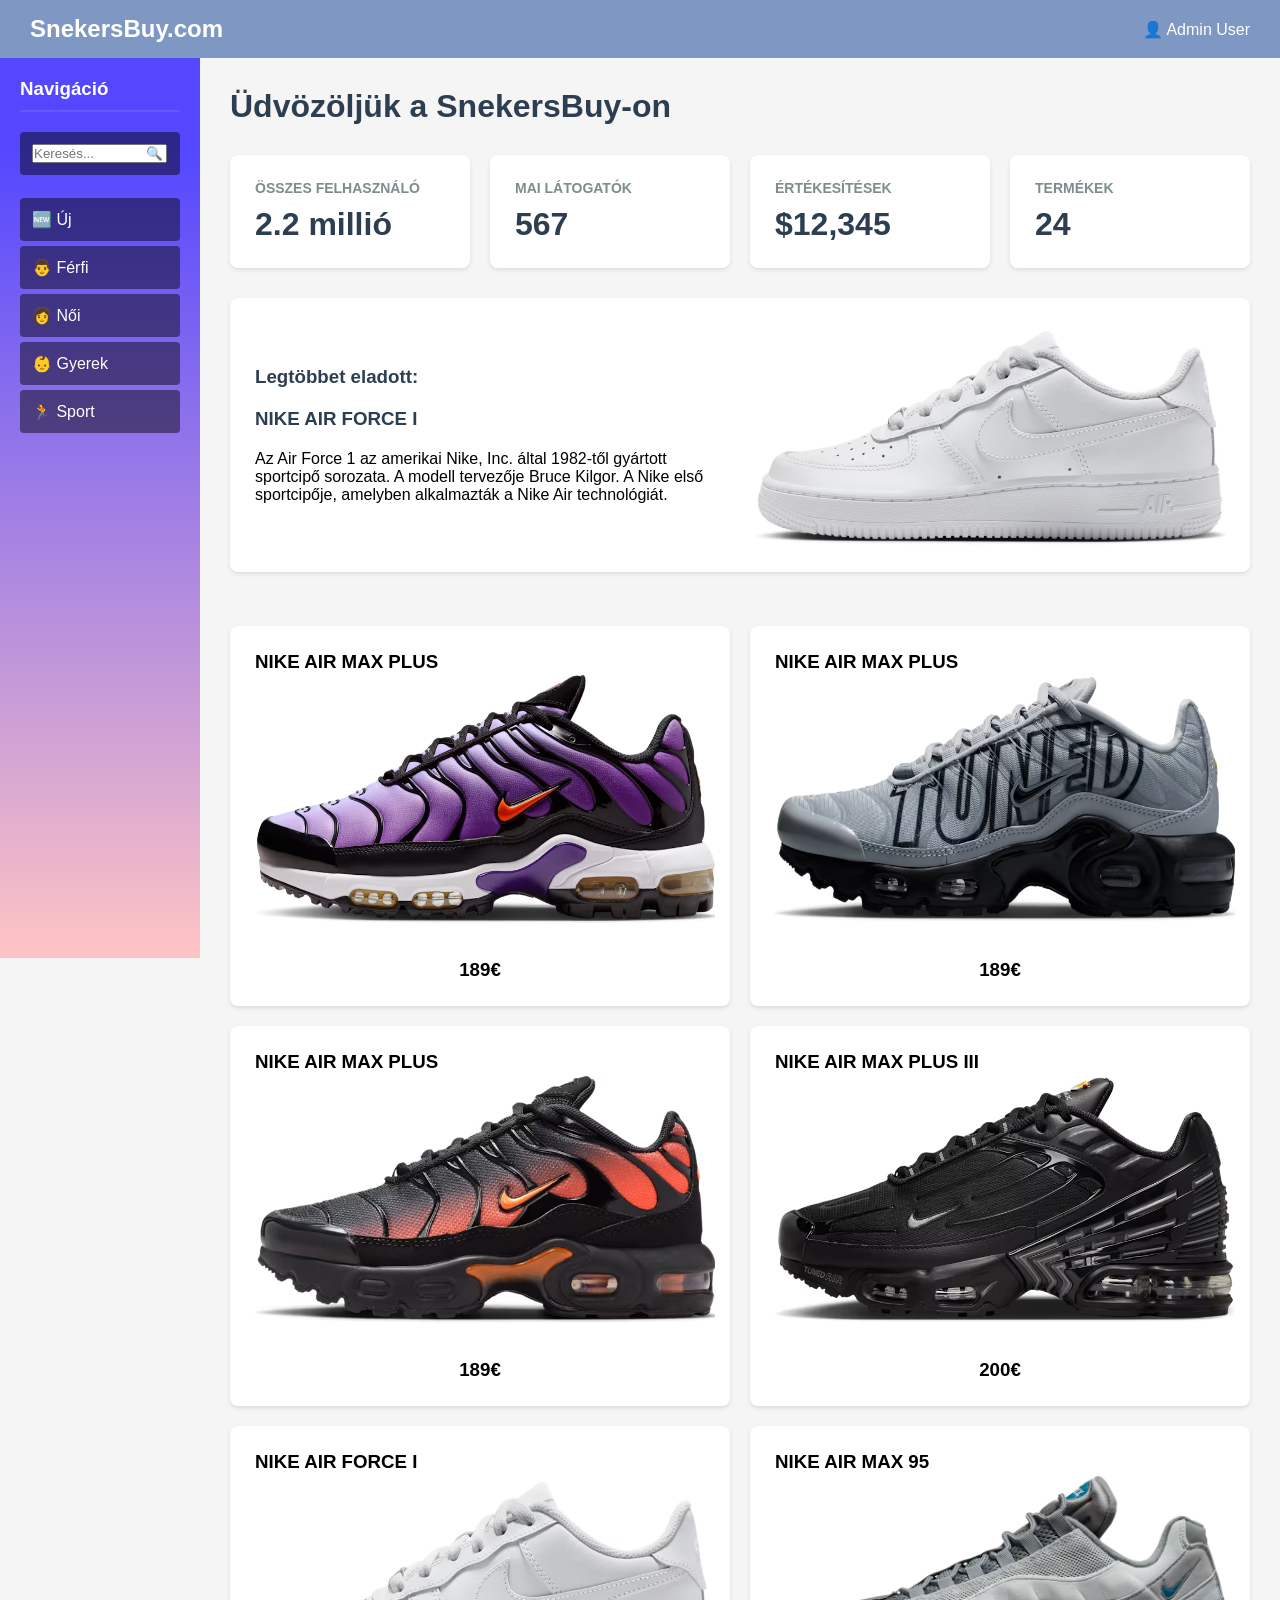
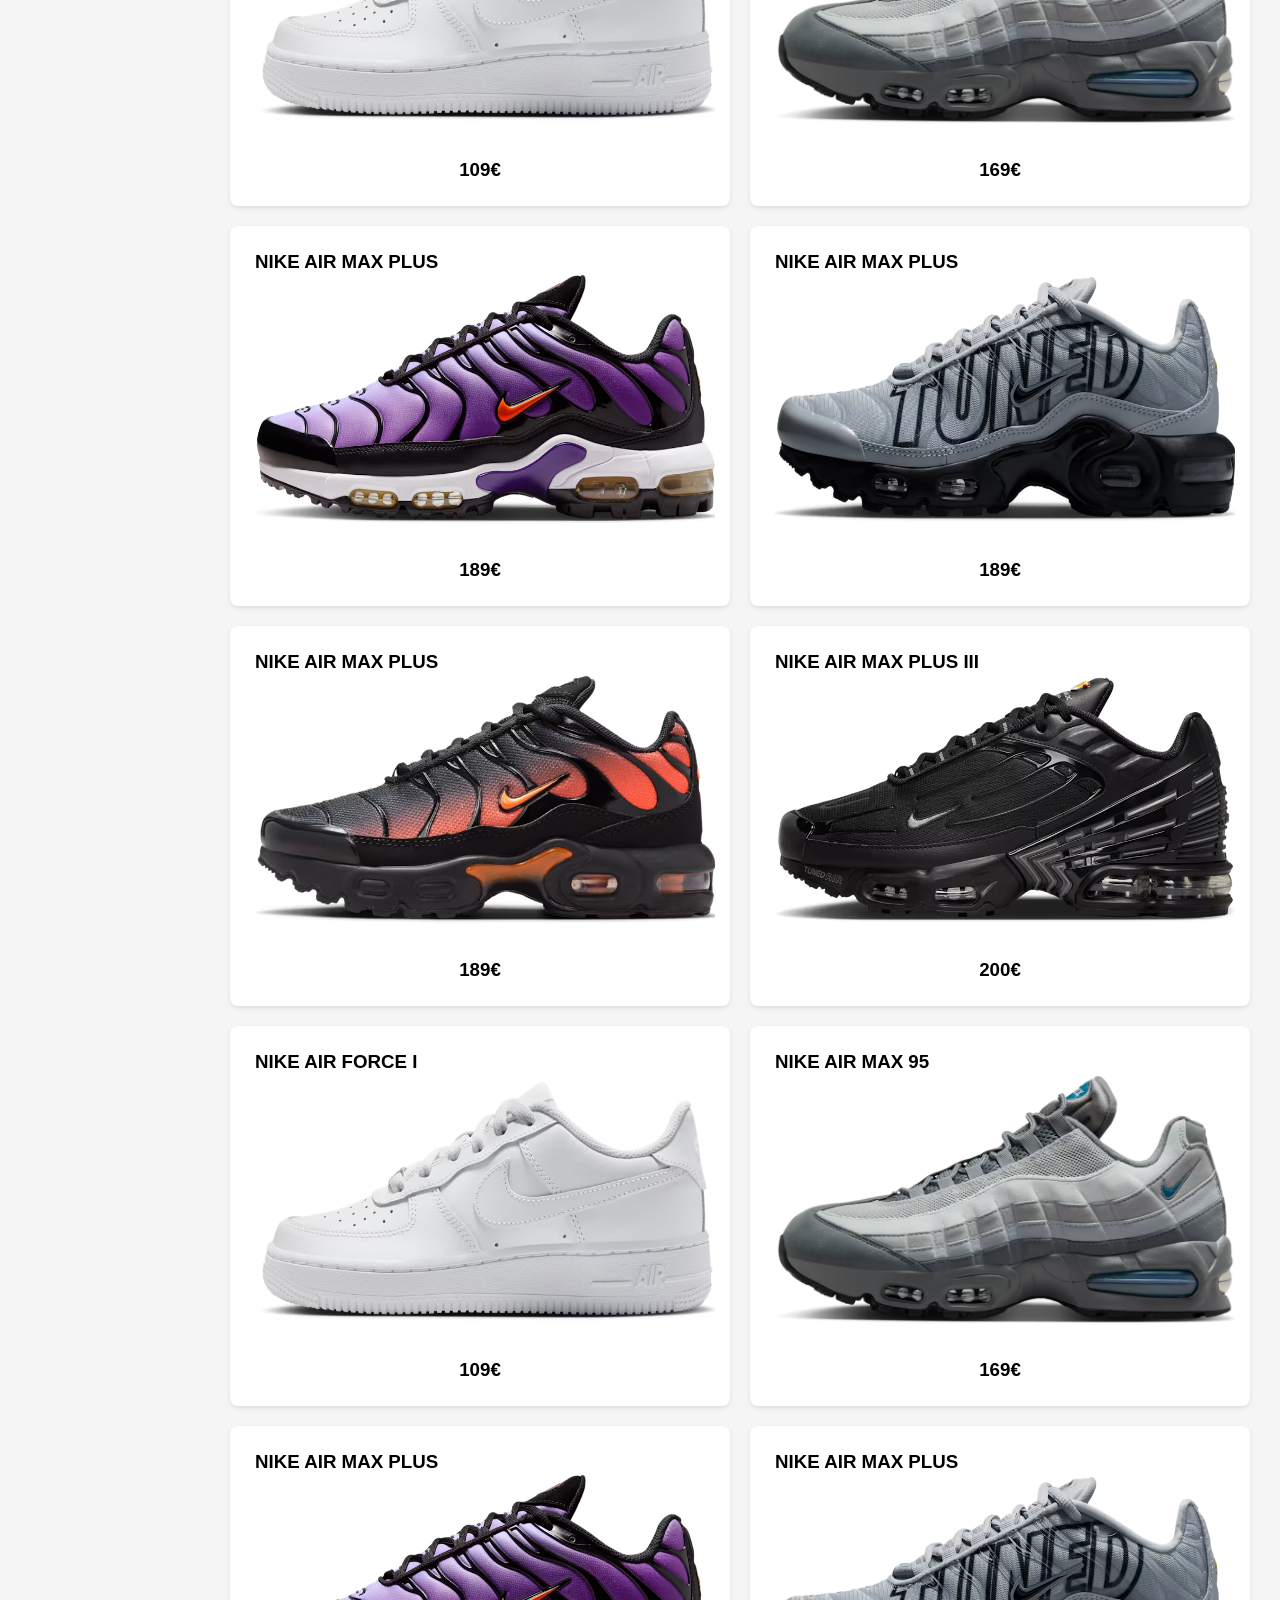
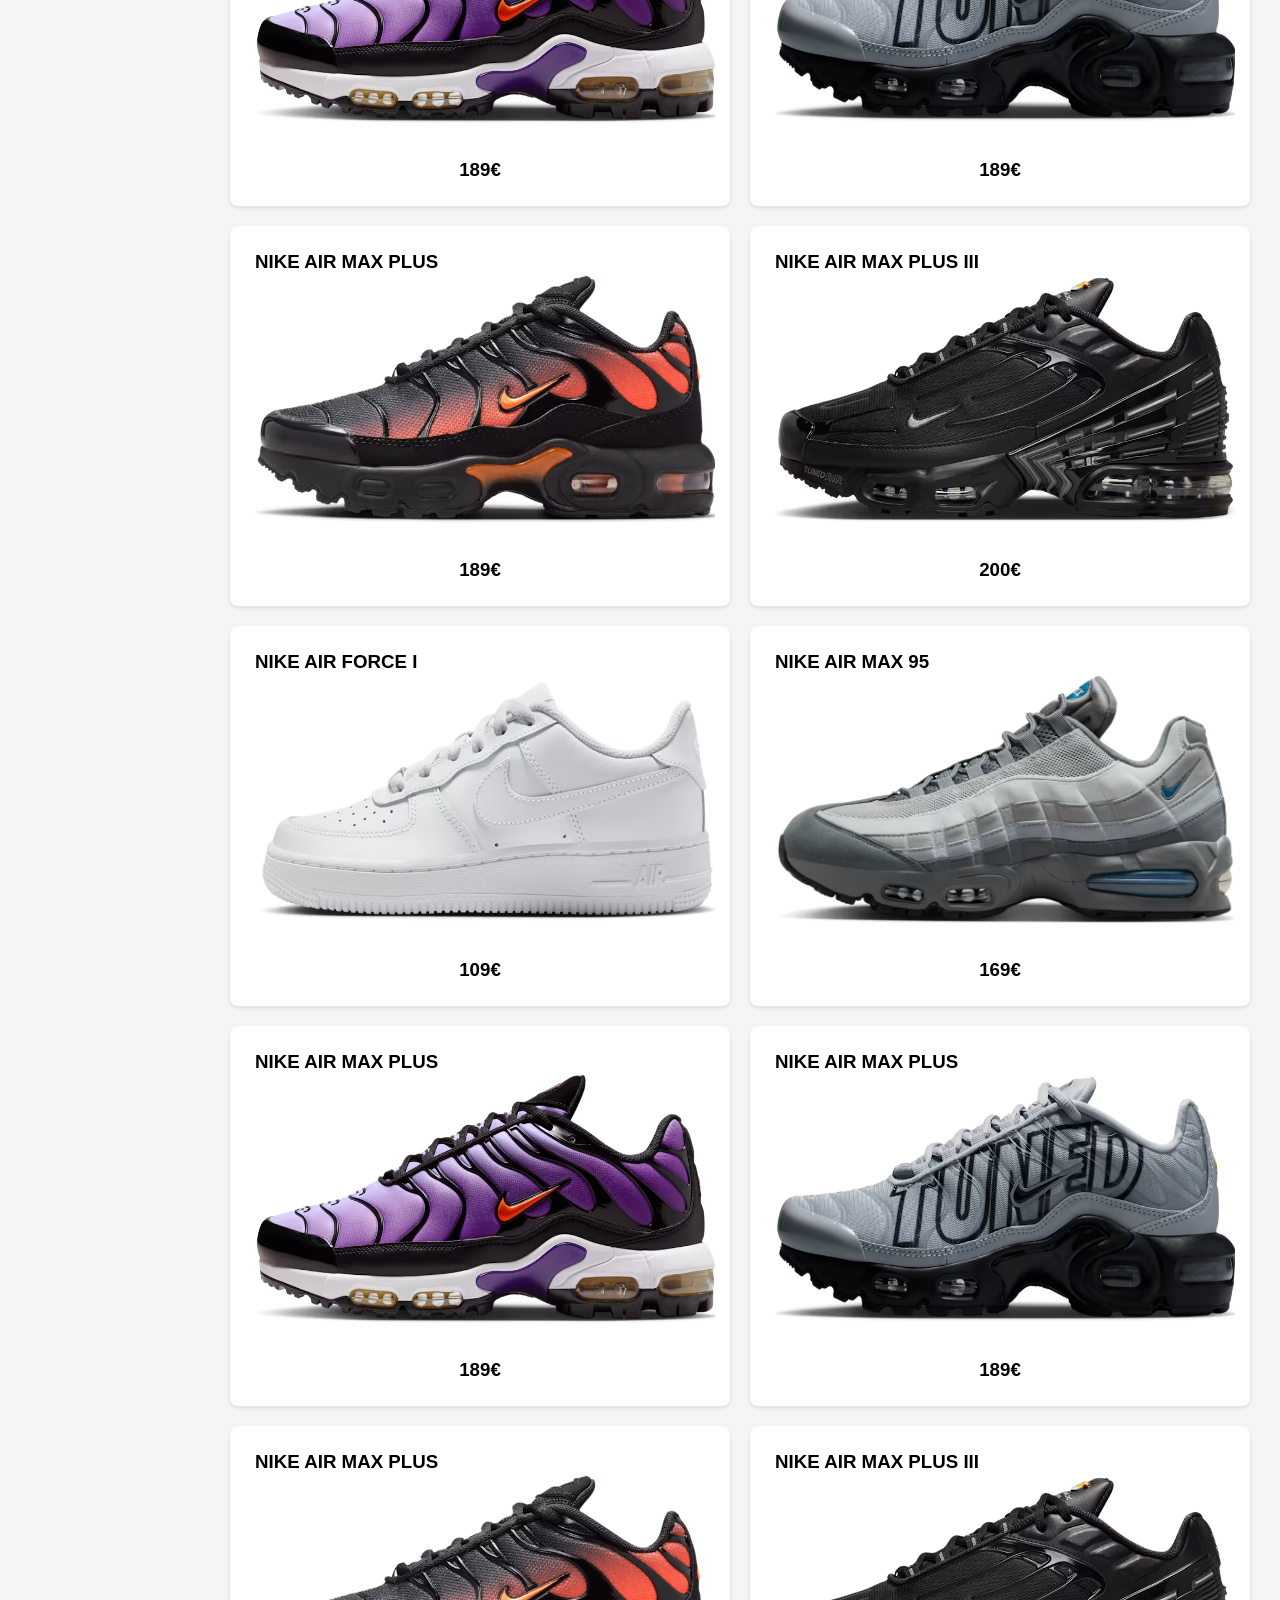
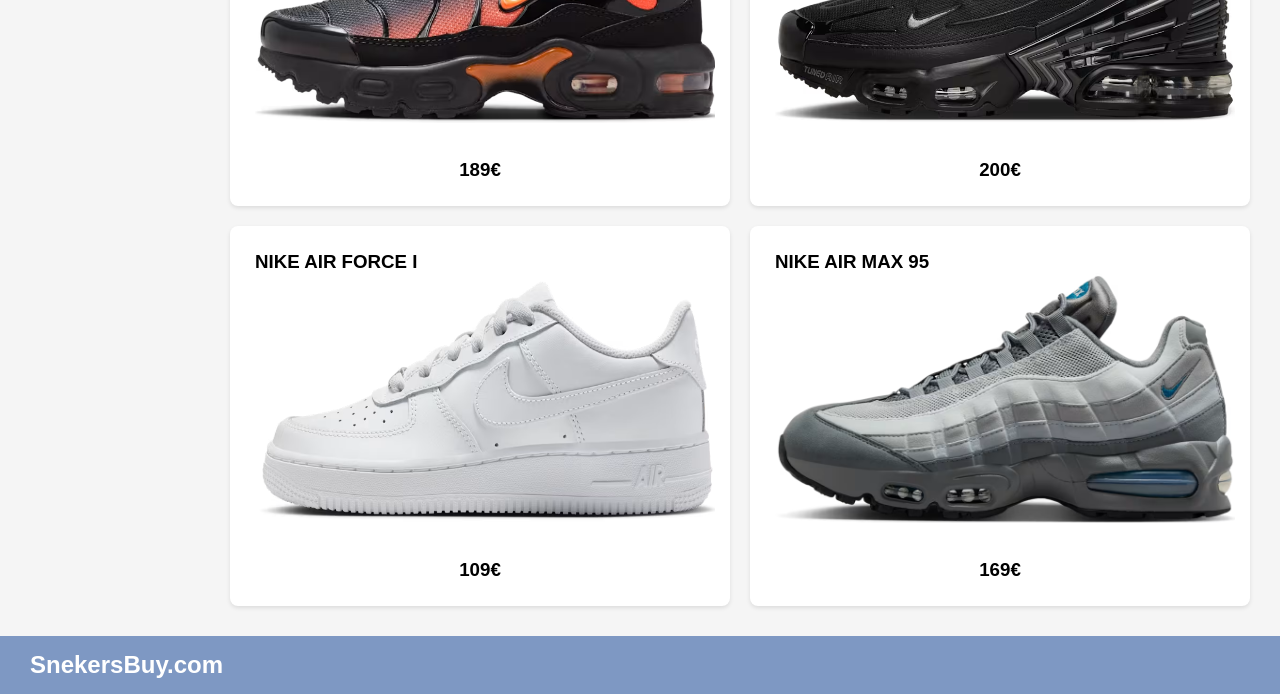
<file: 10.09/index.html>
<!DOCTYPE html>
<html lang="hu">

<head>
  <meta charset="UTF-8">
  <meta name="viewport" content="width=device-width, initial-scale=1.0">
  <title>SnekersBuy.com</title>
  <link rel="stylesheet" href="style.css">

</head>

<body>
  <!-- Top Navigation -->
  <nav class="top-nav">
    <div class="logo">SnekersBuy.com</div>
    <div class="user-info">
      <span>👤 Admin User</span>
    </div>
  </nav>

  <!-- Main Layout -->
  <div class="main-layout">
    <!-- Sidebar -->
    <aside class="sidebar">
      <h3>Navigáció</h3>
      <ul class="elsoul">
        <li><input style="width: 135px;" type="text" placeholder="Keresés...              🔍" /></li>
        <br>
        <li>🆕 Új</li>
        <li>👨 Férfi</li>
        <li>👩 Női</li>
        <li>👶 Gyerek</li>
        <li>🏃 Sport</li>
      </ul>
    </aside>
    

    <!-- Dashboard Content -->
    <main class="dashboard-content">
      <h1>Üdvözöljük a SnekersBuy-on</h1>

      <!-- Stats Grid -->
      <div class="stats-grid">
        <div class="stat-card">
          <h3>ÖSSZES FELHASZNÁLÓ</h3>
          <div class="number">2.2 millió</div>
        </div>
        <div class="stat-card">
          <h3>MAI LÁTOGATÓK</h3>
          <div class="number">567</div>
        </div>
        <div class="stat-card">
          <h3>ÉRTÉKESÍTÉSEK</h3>
          <div class="number">$12,345</div>
        </div>
        <div class="stat-card">
          <h3>TERMÉKEK</h3>
          <div class="number">24</div>
        </div>
      </div>

      <!-- Charts Section -->
      <div class="chart-card">
  <div style="display:flex; align-items:center; justify-content:space-between; gap:20px;">
    <div style="flex:1; display:flex; flex-direction:column; justify-content:center;">
      <h3>Legtöbbet eladott:</h3>
      <h3>NIKE AIR FORCE I</h3>
      <p>
        Az Air Force 1 az amerikai Nike, Inc. által 1982-től gyártott sportcipő sorozata. 
        A modell tervezője Bruce Kilgor. A Nike első sportcipője, amelyben alkalmazták a Nike Air technológiát.
      </p>
    </div>
    <div style="flex:1; display:flex; align-items:center; justify-content:center;">
      <img src="AIR+FORCE+1+LE+(GS).png" alt="NIKE AIR FORCE I"
           style="max-width:100%; max-height:300px; border-radius:8px;">
    </div>
  </div>
</div>
      <br><br><br>
      <div class="charts-section">

        <div class="product-card">
          <h3>NIKE AIR MAX PLUS</h3>
          <div style="
          align-items: center; 
          justify-content: center;">
            <img class="kepek" src="NIKE+AIR+MAX+PLUS+G.png" alt="NIKE AIR MAX PLUS">
          </div>
          <BR><BR>
          <h3 style="text-align: center;">189€</h3>
        </div>

        <div class="product-card">
          <h3>NIKE AIR MAX PLUS</h3>
          <div style="
          align-items: center; 
          justify-content: center;">
            <img class="kepek" src="NIKE+AIR+MAX+PLUS+GS.png" alt="NIKE AIR MAX PLUS">
          </div>
          <BR><BR>
          <h3 style="text-align: center;">189€</h3>
        </div>

        <div class="product-card">
          <h3>NIKE AIR MAX PLUS</h3>
          <div style="
          align-items: center; 
          justify-content: center;">
            <img class="kepek" src="AIR+MAX+PLUS+(PS).png" alt="NIKE AIR MAX PLUS">
          </div>
          <BR><BR>
          <h3 style="text-align: center;">189€</h3>
        </div>

        <div class="product-card">
          <h3>NIKE AIR MAX PLUS III</h3>
          <div style="
          align-items: center; 
          justify-content: center;">
            <img class="kepek" src="NIKE+AIR+MAX+PLUS+III.png" alt="NIKE AIR MAX PLUS III">
          </div>
          <BR><BR>
          <h3 style="text-align: center;">200€</h3>
        </div>

        <div class="product-card">
          <h3>NIKE AIR FORCE I</h3>
          <div style="
          align-items: center; 
          justify-content: center;">
            <img class="kepek" src="AIR+FORCE+1+LE+(GS).png" alt="NIKE AIR FORCE I">
          </div>
          <BR><BR>
          <h3 style="text-align: center;">109€</h3>
        </div>

        <div class="product-card">
          <h3>NIKE AIR MAX 95</h3>
          <div style="
          align-items: center; 
          justify-content: center;">
            <img class="kepek" src="NIKE+AIR+MAX+95+OG.png" alt="NIKE AIR MAX 95">
          </div>
          <BR><BR>
          <h3 style="text-align: center;">169€</h3>
        </div>

        <div class="product-card">
          <h3>NIKE AIR MAX PLUS</h3>
          <div style="
          align-items: center; 
          justify-content: center;">
            <img class="kepek" src="NIKE+AIR+MAX+PLUS+G.png" alt="NIKE AIR MAX PLUS">
          </div>
          <BR><BR>
          <h3 style="text-align: center;">189€</h3>
        </div>

        <div class="product-card">
          <h3>NIKE AIR MAX PLUS</h3>
          <div style="
          align-items: center; 
          justify-content: center;">
            <img class="kepek" src="NIKE+AIR+MAX+PLUS+GS.png" alt="NIKE AIR MAX PLUS">
          </div>
          <BR><BR>
          <h3 style="text-align: center;">189€</h3>
        </div>

        <div class="product-card">
          <h3>NIKE AIR MAX PLUS</h3>
          <div style="
          align-items: center; 
          justify-content: center;">
            <img class="kepek" src="AIR+MAX+PLUS+(PS).png" alt="NIKE AIR MAX PLUS">
          </div>
          <BR><BR>
          <h3 style="text-align: center;">189€</h3>
        </div>

        <div class="product-card">
          <h3>NIKE AIR MAX PLUS III</h3>
          <div style="
          align-items: center; 
          justify-content: center;">
            <img class="kepek" src="NIKE+AIR+MAX+PLUS+III.png" alt="NIKE AIR MAX PLUS III">
          </div>
          <BR><BR>
          <h3 style="text-align: center;">200€</h3>
        </div>

        <div class="product-card">
          <h3>NIKE AIR FORCE I</h3>
          <div style="
          align-items: center; 
          justify-content: center;">
            <img class="kepek" src="AIR+FORCE+1+LE+(GS).png" alt="NIKE AIR FORCE I">
          </div>
          <BR><BR>
          <h3 style="text-align: center;">109€</h3>
        </div>

        <div class="product-card">
          <h3>NIKE AIR MAX 95</h3>
          <div style="
          align-items: center; 
          justify-content: center;">
            <img class="kepek" src="NIKE+AIR+MAX+95+OG.png" alt="NIKE AIR MAX 95">
          </div>
          <BR><BR>
          <h3 style="text-align: center;">169€</h3>
        </div>

        <div class="product-card">
          <h3>NIKE AIR MAX PLUS</h3>
          <div style="
          align-items: center; 
          justify-content: center;">
            <img class="kepek" src="NIKE+AIR+MAX+PLUS+G.png" alt="NIKE AIR MAX PLUS">
          </div>
          <BR><BR>
          <h3 style="text-align: center;">189€</h3>
        </div>

        <div class="product-card">
          <h3>NIKE AIR MAX PLUS</h3>
          <div style="
          align-items: center; 
          justify-content: center;">
            <img class="kepek" src="NIKE+AIR+MAX+PLUS+GS.png" alt="NIKE AIR MAX PLUS">
          </div>
          <BR><BR>
          <h3 style="text-align: center;">189€</h3>
        </div>

        <div class="product-card">
          <h3>NIKE AIR MAX PLUS</h3>
          <div style="
          align-items: center; 
          justify-content: center;">
            <img class="kepek" src="AIR+MAX+PLUS+(PS).png" alt="NIKE AIR MAX PLUS">
          </div>
          <BR><BR>
          <h3 style="text-align: center;">189€</h3>
        </div>

        <div class="product-card">
          <h3>NIKE AIR MAX PLUS III</h3>
          <div style="
          align-items: center; 
          justify-content: center;">
            <img class="kepek" src="NIKE+AIR+MAX+PLUS+III.png" alt="NIKE AIR MAX PLUS III">
          </div>
          <BR><BR>
          <h3 style="text-align: center;">200€</h3>
        </div>

        <div class="product-card">
          <h3>NIKE AIR FORCE I</h3>
          <div style="
          align-items: center; 
          justify-content: center;">
            <img class="kepek" src="AIR+FORCE+1+LE+(GS).png" alt="NIKE AIR FORCE I">
          </div>
          <BR><BR>
          <h3 style="text-align: center;">109€</h3>
        </div>

        <div class="product-card">
          <h3>NIKE AIR MAX 95</h3>
          <div style="
          align-items: center; 
          justify-content: center;">
            <img class="kepek" src="NIKE+AIR+MAX+95+OG.png" alt="NIKE AIR MAX 95">
          </div>
          <BR><BR>
          <h3 style="text-align: center;">169€</h3>
        </div>

        <div class="product-card">
          <h3>NIKE AIR MAX PLUS</h3>
          <div style="
          align-items: center; 
          justify-content: center;">
            <img class="kepek" src="NIKE+AIR+MAX+PLUS+G.png" alt="NIKE AIR MAX PLUS">
          </div>
          <BR><BR>
          <h3 style="text-align: center;">189€</h3>
        </div>

        <div class="product-card">
          <h3>NIKE AIR MAX PLUS</h3>
          <div style="
          align-items: center; 
          justify-content: center;">
            <img class="kepek" src="NIKE+AIR+MAX+PLUS+GS.png" alt="NIKE AIR MAX PLUS">
          </div>
          <BR><BR>
          <h3 style="text-align: center;">189€</h3>
        </div>

        <div class="product-card">
          <h3>NIKE AIR MAX PLUS</h3>
          <div style="
          align-items: center; 
          justify-content: center;">
            <img class="kepek" src="AIR+MAX+PLUS+(PS).png" alt="NIKE AIR MAX PLUS">
          </div>
          <BR><BR>
          <h3 style="text-align: center;">189€</h3>
        </div>

        <div class="product-card">
          <h3>NIKE AIR MAX PLUS III</h3>
          <div style="
          align-items: center; 
          justify-content: center;">
            <img class="kepek" src="NIKE+AIR+MAX+PLUS+III.png" alt="NIKE AIR MAX PLUS III">
          </div>
          <BR><BR>
          <h3 style="text-align: center;">200€</h3>
        </div>

        <div class="product-card">
          <h3>NIKE AIR FORCE I</h3>
          <div style="
          align-items: center; 
          justify-content: center;">
            <img class="kepek" src="AIR+FORCE+1+LE+(GS).png" alt="NIKE AIR FORCE I">
          </div>
          <BR><BR>
          <h3 style="text-align: center;">109€</h3>
        </div>

        <div class="product-card">
          <h3>NIKE AIR MAX 95</h3>
          <div style="
          align-items: center; 
          justify-content: center;">
            <img class="kepek" src="NIKE+AIR+MAX+95+OG.png" alt="NIKE AIR MAX 95">
          </div>
          <BR><BR>
          <h3 style="text-align: center;">169€</h3>
        </div>

      </div>
    </main>
  </div>
  <nav class="top-nav">
    <div class="logo">SnekersBuy.com</div>
</body>

</html>
</file>
<file: 10.09/style.css>
* { 
      margin: 0; 
      padding: 0; 
      box-sizing: border-box; 
    } 
 
    body { 
      font-family: Arial, sans-serif; 
      background-color: #f5f5f5; 
      min-height: 100vh; 
      display: flex; 
      flex-direction: column; 
    } 
 
    /* Top Navigation */ 
    .top-nav { 
      background-color:rgba(57, 99, 167, 0.63); 
      color: white; 
      padding: 15px 30px; 
      display: flex; 
      justify-content: space-between; 
      align-items: center; 
    } 
 
    .logo { 
      font-size: 24px; 
      font-weight: bold; 
    } 
 
    .user-info { 
      display: flex; 
      align-items: center; 
      gap: 15px; 
    } 
 
    /* Main Layout */ 
    .main-layout { 
      display: flex; 
      flex: 1; 
    } 
 
    /* Sidebar */ 
    .sidebar { 
      background: #ffc4c4;
      background: linear-gradient(0deg,rgba(255, 196, 196, 1) 0%, rgba(84, 71, 255, 1) 90%);
      color: white; 
      width: 200px; 
      height: 100%;
      padding: 20px; 
      position: fixed;   
      position: sticky;  
      top: 0;            
      height: 100vh;     
    } 
 
    .sidebar h3 { 
      margin-bottom: 20px; 
      padding-bottom: 10px; 
      border-bottom: 2px solid rgba(255,255,255,0.1); 
    } 
 
    .sidebar ul { 
      list-style: none; 
    } 
 
    .sidebar li { 
        background-color: #00000075;
      padding: 12px; 
      margin-bottom: 5px; 
      border-radius: 4px; 
      cursor: pointer; 
      transition: background-color 0.3s; 
    } 
 
    .sidebar li:hover { 
      background-color: rgba(255,255,255,0.1); 
    } 
 
    /* Dashboard Content */ 
    .dashboard-content { 
      flex: 1; 
      padding: 30px; 
    } 
 
    .dashboard-content h1 { 
      margin-bottom: 30px; 
      color: #2c3e50; 
    } 
 
    /* Stats Grid */ 
    .stats-grid { 
      display: flex; 
      gap: 20px; 
      flex-wrap: wrap; 
      margin-bottom: 30px; 
    } 
 
    .stat-card { 
      background-color: white; 
      padding: 25px; 
      border-radius: 8px; 
      box-shadow: 0 2px 4px rgba(0,0,0,0.1); 
      flex: 1 1 200px; 
      min-width: 200px; 
    } 
 
    .stat-card h3 { 
      color: #7f8c8d; 
      font-size: 14px; 
      margin-bottom: 10px; 
    } 
 
    .stat-card .number { 
      font-size: 32px; 
      font-weight: bold; 
      color: #2c3e50; 
    } 
 
    /* Charts Section */ 
    .charts-section { 
      display: flex; 
      gap: 20px; 
      flex-wrap: wrap; 
    } 
 
    .chart-card { 
      background-color: white; 
      padding: 25px; 
      border-radius: 8px; 
      box-shadow: 0 2px 4px rgba(0,0,0,0.1); 
      flex: 1 1 400px; 
      min-width: 300px; 
    } 
 
    .chart-card h3 { 
      margin-bottom: 20px; 
      color: #2c3e50; 
    } 
 
    .chart-placeholder { 
      height: 200px; 
      background: linear-gradient(135deg, #667eea 0%, #764ba2 100%); 
      border-radius: 4px; 
      display: flex; 
      align-items: center; 
      justify-content: center; 
      color: white; 
      font-size: 18px; 
    } 
 
    /* Responsive */ 
    @media (max-width: 768px) { 
      .main-layout { 
        flex-direction: column; 
      } 
 
      .sidebar { 
        width: 100%; 
      } 
 
      .stats-grid { 
        flex-direction: column; 
      } 
    } 



     .product-card { 
      background-color: white;
      padding: 25px; 
      border-radius: 8px; 
      box-shadow: 0 2px 4px rgba(0,0,0,0.1); 
      flex: 1 1 200px; 
      min-width: 480px;

      cursor: pointer;
      transition: 0.2s;
    } 

    .product-card:hover {
       background-color: #e6d9f377;
    }

    .kepek {
          max-width:460px; 
          max-height:250px; 
          display:block;
          height: 350px;
          border-radius: 4px; 
          align-items: center; 
          justify-content: center;
    }
</file>
